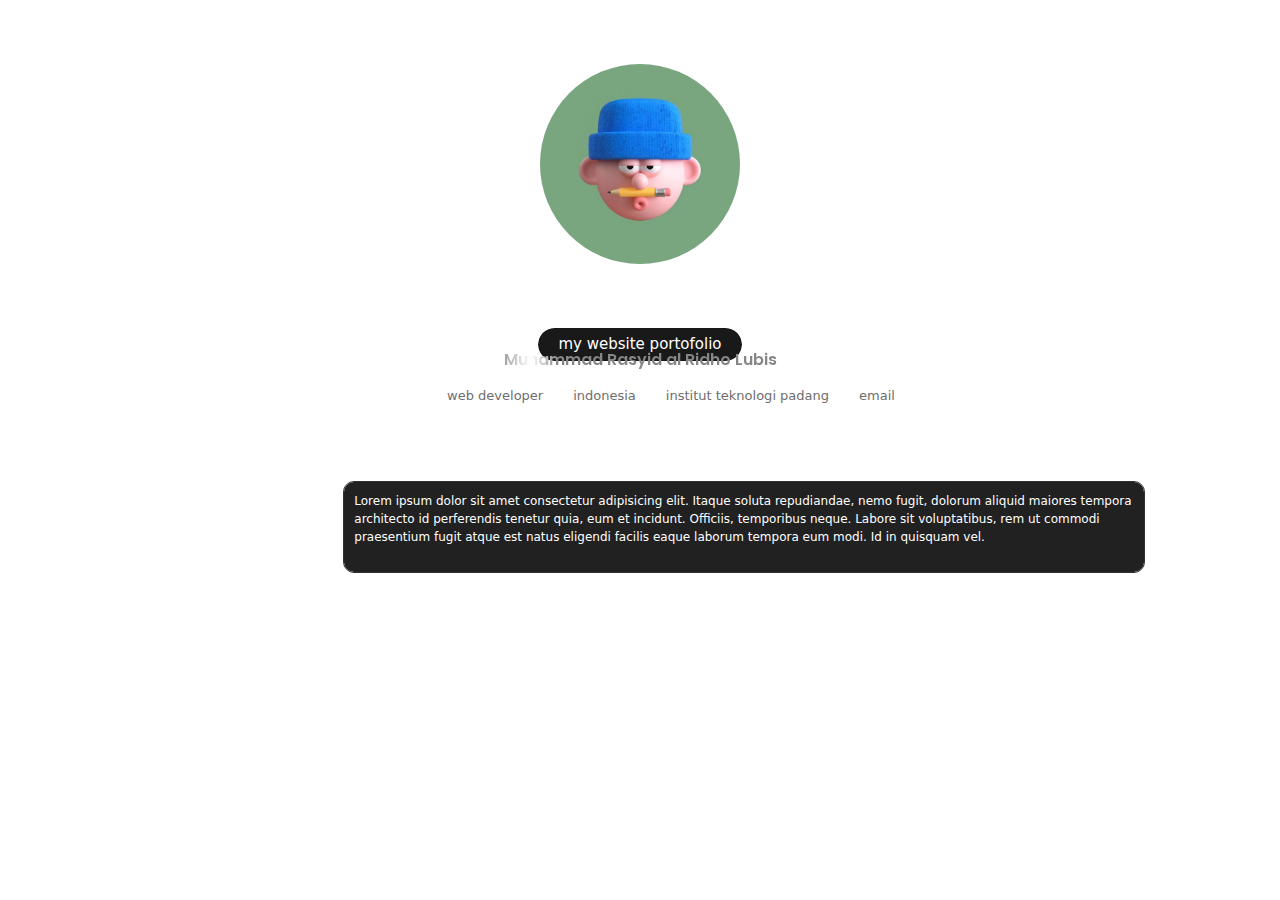
<file: index.html>
<!DOCTYPE html>
<html lang="en">
  <head>
    <meta charset="UTF-8" />
    <meta name="viewport" content="width=device-width, initial-scale=1.0" />
    <title>Document</title>
    <link rel="preconnect" href="https://fonts.googleapis.com" />
    <link rel="preconnect" href="https://fonts.gstatic.com" crossorigin />
    <link
      href="https://fonts.googleapis.com/css2?family=Poppins:ital,wght@0,100;0,200;0,300;0,400;0,500;0,600;0,700;0,800;0,900;1,100;1,200;1,300;1,400;1,500;1,600;1,700;1,800;1,900&display=swap"
      rel="stylesheet"
    />
    <link rel="stylesheet" href="style.css" />
    <link href="https://cdn.jsdelivr.net/npm/bootstrap@5.3.0-alpha1/dist/css/bootstrap.min.css" rel="stylesheet">
    <link href="https://cdnjs.cloudflare.com/ajax/libs/font-awesome/5.15.4/css/all.min.css" rel="stylesheet" integrity="sha512-DplJZzdu9LWjP0uA7XXR2b/qvmURvS6ZQWhJ+L5k4fXW/4+UOQ2lxI9kVcc+fqsmJ2yxG2cVS+htE6HPN1YdHA==" crossorigin="anonymous" />

<link rel="stylesheet" href="https://cdnjs.cloudflare.com/ajax/libs/font-awesome/5.15.4/css/all.min.css" integrity="sha512-DplJZzdu9LWjP0uA7XXR2b/qvmURvS6ZQWhJ+L5k4fXW/4+UOQ2lxI9kVcc+fqsmJ2yxG2cVS+htE6HPN1YdHA==" crossorigin="anonymous" />  
</head>
  <body>
    <section class="profil">
        <img src="profil.jpg" alt="">
        <h4>Muhammad Rasyid al Ridho Lubis</h4>
        <div class="ket">
           <button>my website portofolio</button>
           <ul>
            <li>web developer</li>
            <li>indonesia</li>
            <li>institut teknologi padang</li>
            <li>email</li>
           </ul>
        </div>
    </section>
    <div class="about">about
        <div class="content">
            <P>Lorem ipsum dolor sit amet consectetur adipisicing elit. Itaque soluta repudiandae, nemo fugit, dolorum aliquid maiores tempora architecto id perferendis tenetur quia, eum et incidunt. Officiis, temporibus neque. Labore sit voluptatibus, rem ut commodi praesentium fugit atque est natus eligendi facilis eaque laborum tempora eum modi. Id in quisquam vel.</P>
        </div>
    </div>
    <div class="project">project
        <div class="content-project">
        
        </div>
    </div>
    <script src="https://cdn.jsdelivr.net/npm/@popperjs/core@2.11.8/dist/umd/popper.min.js" integrity="sha384-I7E8VVD/ismYTF4hNIPjVp/Zjvgyol6VFvRkX/vR+Vc4jQkC+hVqc2pM8ODewa9r" crossorigin="anonymous"></script>
<script src="https://cdn.jsdelivr.net/npm/bootstrap@5.3.3/dist/js/bootstrap.min.js" integrity="sha384-0pUGZvbkm6XF6gxjEnlmuGrJXVbNuzT9qBBavbLwCsOGabYfZo0T0to5eqruptLy" crossorigin="anonymous"></script>
  </body>
</html>
</file>
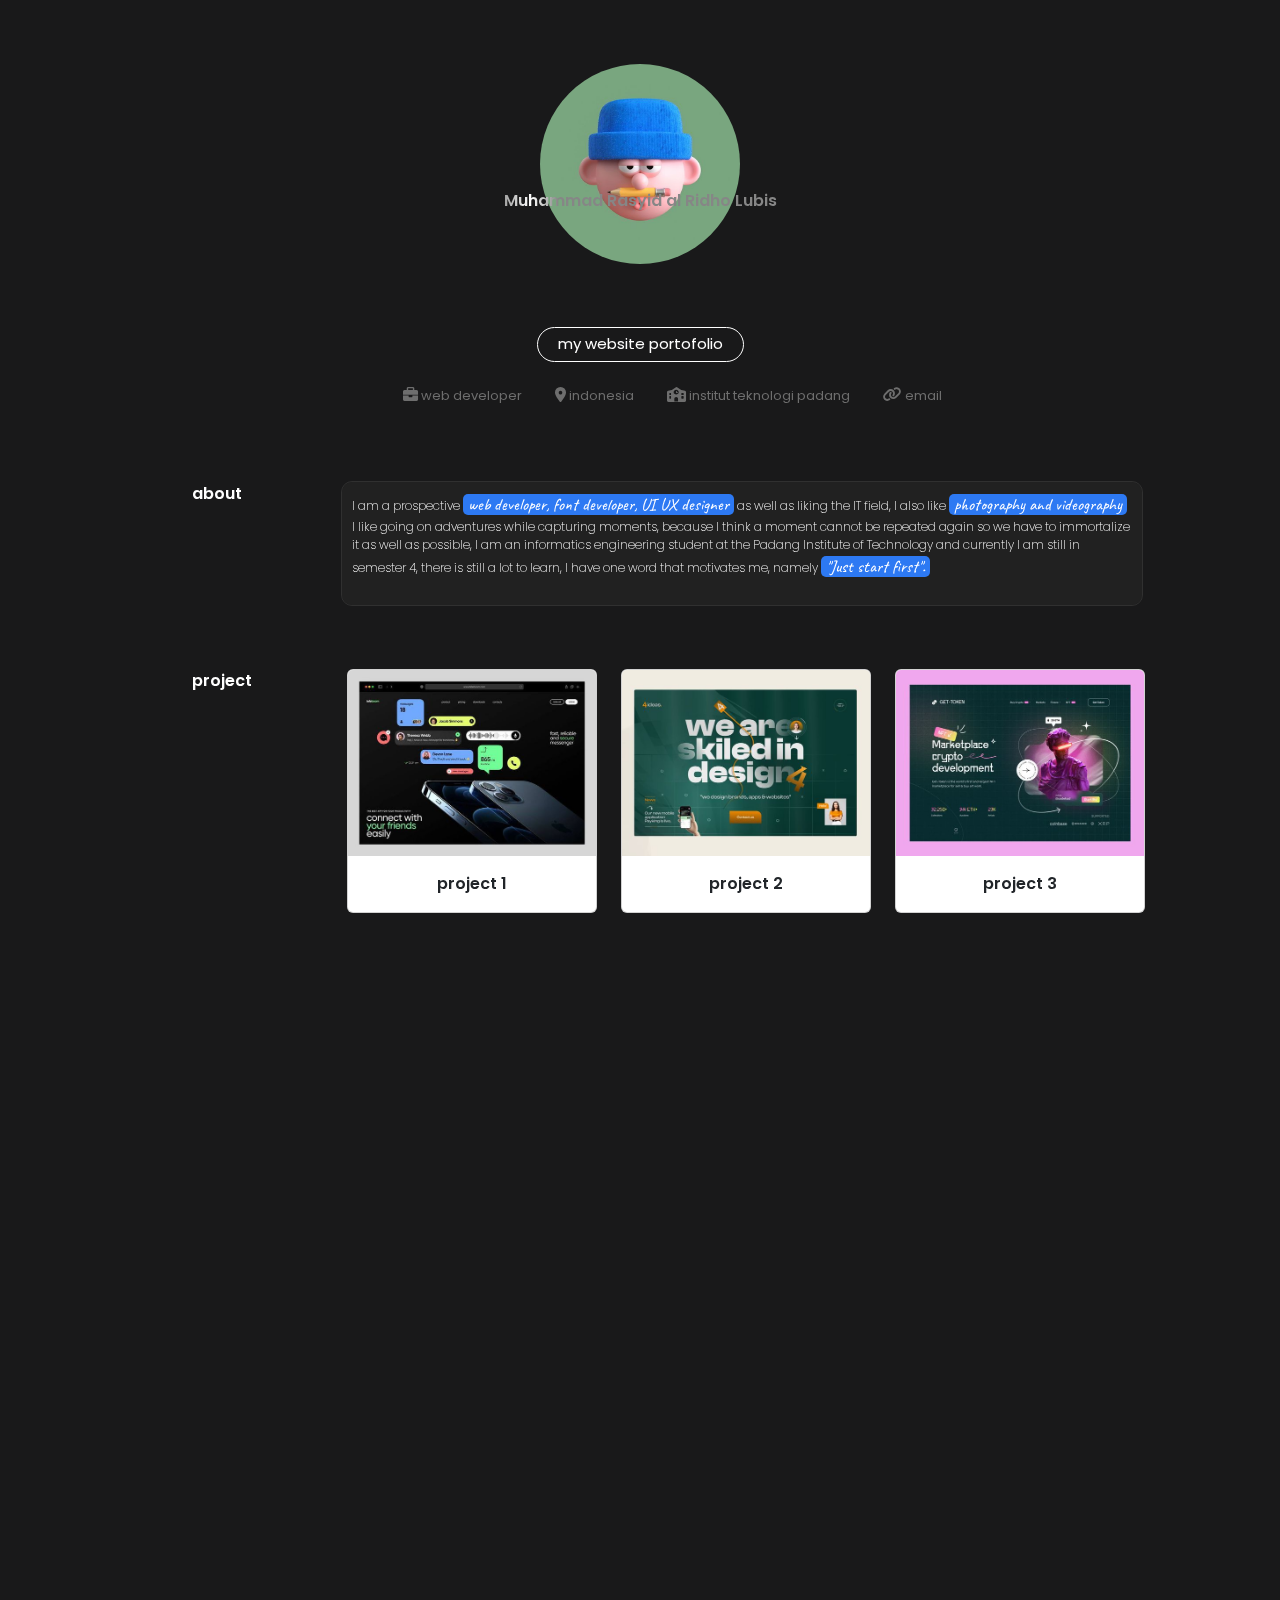
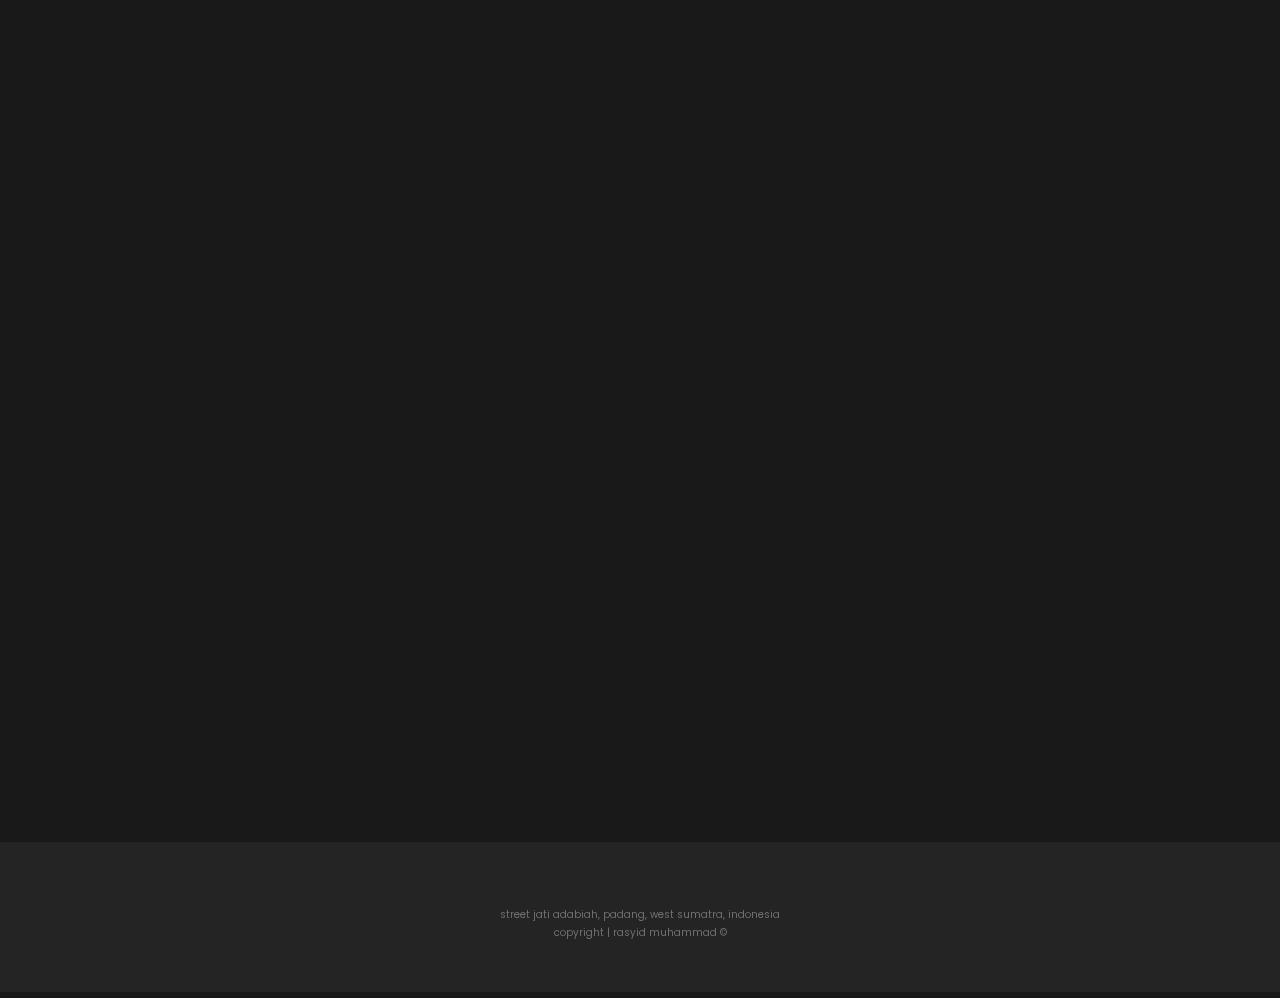
<file: benar.html>
<!DOCTYPE html>
<html lang="en">
  <head>
    <meta charset="utf-8" />
    <meta name="viewport" content="width=device-width, initial-scale=1" />
    <title>Bootstrap demo</title>
    <link
      href="https://cdn.jsdelivr.net/npm/bootstrap@5.3.3/dist/css/bootstrap.min.css"
      rel="stylesheet"
      integrity="sha384-QWTKZyjpPEjISv5WaRU9OFeRpok6YctnYmDr5pNlyT2bRjXh0JMhjY6hW+ALEwIH"
      crossorigin="anonymous"
    />
    <link rel="preconnect" href="https://fonts.googleapis.com">
<link rel="preconnect" href="https://fonts.gstatic.com" crossorigin>
<link href="https://fonts.googleapis.com/css2?family=Caveat:wght@400..700&display=swap" rel="stylesheet">
    <!-- aos -->
    <link rel="stylesheet" href="https://unpkg.com/aos@next/dist/aos.css" />
    <link
      href="https://fonts.googleapis.com/css2?family=Poppins:ital,wght@0,100;0,200;0,300;0,400;0,500;0,600;0,700;0,800;0,900;1,100;1,200;1,300;1,400;1,500;1,600;1,700;1,800;1,900&display=swap"
      rel="stylesheet"
    />
    <link rel="stylesheet" href="https://cdnjs.cloudflare.com/ajax/libs/font-awesome/6.0.0-beta3/css/all.min.css">
    <link rel="stylesheet" href="style.css">
  </head>
  <body>
    <section class="profil" data-aos="fade-down" data-aos-duration="1000">
        <img src="profil.jpg" alt="">
        <h4>Muhammad Rasyid al Ridho Lubis</h4>
        <div class="ket">
           <button>my website portofolio</button>
           <ul>
            <li><i class="fa-solid fa-briefcase"></i>web developer</li>
            <li><i class="fa-solid fa-location-dot"></i>indonesia</li>
            <li><i class="fa-solid fa-school"></i>institut teknologi padang</li>
            <li><i class="fa-solid fa-link"></i>email</li>
           </ul>
        </div>
    </section>
    <div class="about" data-aos="fade-up" data-aos-duration="1000">about 
        <div class="content">
            <P>I am a prospective <span>web developer, font developer, UI UX designer</span> as well as liking the IT field,
               I also like <span>photography and videography</span> </br>I like going on adventures while capturing moments, because 
               I think a moment cannot be repeated again so we have to immortalize it as well as possible, I am an 
               informatics engineering student at the Padang Institute of Technology and currently I am still in semester 4, 
               there is still a lot to learn, I have one word that motivates me, namely <span>"Just start first".</span> </P>
        </div>
    </div>
    <div class="project" data-aos="fade-up" data-aos-duration="1000">project
        <div class="row row-cols-1 row-cols-md-3 g-4">
            <div class="col">
              <div class="card">
                <img src="project1.jpg" class="card-img-top" alt="...">
                <div class="card-body">
                  
                  <p class="card-text">project 1</p>
                </div>
              </div>
            </div>
            <div class="col">
              <div class="card">
                <img src="project2.jpg" class="card-img-top" alt="...">
                <div class="card-body">
                  
                  <p class="card-text">project 2</p>
                </div>
              </div>
            </div>
            <div class="col">
              <div class="card">
                <img src="project3.jpg" class="card-img-top" alt="...">
                <div class="card-body">
                  <p class="card-text">project 3</p>
                </div>
              </div>
            </div>
          </div>  
        </div>
    </div>
    <!-- galery -->
    <div class="project" data-aos="fade-up" data-aos-duration="1000">Galery
      <div class="row row-cols-2 row-cols-md-3 g-4">
          <div class="col">
            <div class="card">
              <img src="galery1.jpg" class="card-img-top" alt="...">
            </div>
          </div>
          <div class="col">
            <div class="card">
              <img src="galery2.jpg" class="card-img-top" alt="...">
            </div>
          </div>
          <div class="col">
            <div class="card">
              <img src="galery3.jpg" class="card-img-top" alt="...">
            </div>
          </div>
 
          </div>
        </div>  
      </div>
      
  </div>
    <div class="experience" data-aos="fade-up" data-aos-duration="1000"><p>experience</p>
        <div class="experience-education">
            <ul>Education
                <li>institut teknologi padang</li>
            </ul>
        </div>
    </div>
    <div class="experience-work" data-aos="fade-up" data-aos-duration="1000">
      <ul>work
          <li>Freelance Graphic Designer
            <p>2020-2023</p>
          </li>
          <li>Photographer
            <p>2021-2022</p>
          </li>
          <li>Video editor
            <p>2022-now</p>
          </li>
          <li>scroll tiktok
            <p>every day</p>
          </li>
      </ul>
  </div>
    <div class="skill" data-aos="fade-up" data-aos-duration="1000">skill
        <div class="skill-content">
            <ul>
                <li>Figma</li>
                <div class="container">
                  <div class="skills ui">80%</div>
                </div>
                
                <li>HTML</li>
                <div class="container">
                  <div class="skills makan">70%</div>
                </div>
                <li>CSS</li>
                <div class="container">
                  <div class="skills turu">70%</div>
                </div>
                <li>Javascript</li>
                <div class="container">
                  <div class="skills makanlagi">50%</div>
                </div>
            </ul>
        </div>
    </div>
    <div class="contact" data-aos="fade-up" data-aos-duration="1000">contact
        <div class="contact-content">
            <form class="form">
                <div class="flex-column">
                  <label>Email </label></div>
                  <div class="inputForm">
                    
                    <input type="text" class="input" placeholder="Enter your Email">
                  </div>
                
                <div class="flex-column">
                  <label>message </label></div>
                  <div class="inputForm">
                   
                    <input type="text" class="input" placeholder="Enter your message">
                  </div>
                  <button class="button" style="--clr: #004dac;">
                    <span class="button-decor"></span>
                    <div class="button-content">
                        <div class="button__icon">
                            <svg viewBox="0 0 50 50" fill="white" xmlns="http://www.w3.org/2000/svg" width="24" height="24">
                                <circle opacity="0.5" cx="25" cy="25" r="23" fill="url(#icon-payments-cat_svg__paint0_linear_1141_21101)"></circle>
                                <mask id="icon-payments-cat_svg__a" fill="#fff">
                                    <path fill-rule="evenodd" clip-rule="evenodd" d="M34.42 15.93c.382-1.145-.706-2.234-1.851-1.852l-18.568 6.189c-1.186.395-1.362 2-.29 2.644l5.12 3.072a1.464 1.464 0 001.733-.167l5.394-4.854a1.464 1.464 0 011.958 2.177l-5.154 4.638a1.464 1.464 0 00-.276 1.841l3.101 5.17c.644 1.072 2.25.896 2.645-.29L34.42 15.93z">
                                    </path>
                                </mask>
                                <path fill-rule="evenodd" clip-rule="evenodd" d="M34.42 15.93c.382-1.145-.706-2.234-1.851-1.852l-18.568 6.189c-1.186.395-1.362 2-.29 2.644l5.12 3.072a1.464 1.464 0 001.733-.167l5.394-4.854a1.464 1.464 0 011.958 2.177l-5.154 4.638a1.464 1.464 0 00-.276 1.841l3.101 5.17c.644 1.072 2.25.896 2.645-.29L34.42 15.93z" fill="#fff"></path>
                                <path d="M25.958 20.962l-1.47-1.632 1.47 1.632zm2.067.109l-1.632 1.469 1.632-1.469zm-.109 2.068l-1.469-1.633 1.47 1.633zm-5.154 4.638l-1.469-1.632 1.469 1.632zm-.276 1.841l-1.883 1.13 1.883-1.13zM34.42 15.93l-2.084-.695 2.084.695zm-19.725 6.42l18.568-6.189-1.39-4.167-18.567 6.19 1.389 4.166zm5.265 1.75l-5.12-3.072-2.26 3.766 5.12 3.072 2.26-3.766zm2.072 3.348l5.394-4.854-2.938-3.264-5.394 4.854 2.938 3.264zm5.394-4.854a.732.732 0 01-1.034-.054l3.265-2.938a3.66 3.66 0 00-5.17-.272l2.939 3.265zm-1.034-.054a.732.732 0 01.054-1.034l2.938 3.265a3.66 3.66 0 00.273-5.169l-3.265 2.938zm.054-1.034l-5.154 4.639 2.938 3.264 5.154-4.638-2.938-3.265zm1.023 12.152l-3.101-5.17-3.766 2.26 3.101 5.17 3.766-2.26zm4.867-18.423l-6.189 18.568 4.167 1.389 6.19-18.568-4.168-1.389zm-8.633 20.682c1.61 2.682 5.622 2.241 6.611-.725l-4.167-1.39a.732.732 0 011.322-.144l-3.766 2.26zm-6.003-8.05a3.66 3.66 0 004.332-.419l-2.938-3.264a.732.732 0 01.866-.084l-2.26 3.766zm3.592-1.722a3.66 3.66 0 00-.69 4.603l3.766-2.26c.18.301.122.687-.138.921l-2.938-3.264zm11.97-9.984a.732.732 0 01-.925-.926l4.166 1.389c.954-2.861-1.768-5.583-4.63-4.63l1.39 4.167zm-19.956 2.022c-2.967.99-3.407 5.003-.726 6.611l2.26-3.766a.732.732 0 01-.145 1.322l-1.39-4.167z" fill="#fff" mask="url(#icon-payments-cat_svg__a)"></path>
                                <defs>
                                    <linearGradient id="icon-payments-cat_svg__paint0_linear_1141_21101" x1="25" y1="2" x2="25" y2="48" gradientUnits="userSpaceOnUse">
                                        <stop stop-color="#fff" stop-opacity="0.71"></stop>
                                        <stop offset="1" stop-color="#fff" stop-opacity="0"></stop>
                                    </linearGradient>
                                </defs>
                            </svg>
                        </div>
                        <span class="button__text">send</span>
                    </div>
                </button>
                
        </div>
</div>
       <footer >
        <div class="sosial-media" data-aos="fade-up" data-aos-duration="1000">
          <span>sosial media</span>  
           
              <a href="https://www.instagram.com/rsyd.mhmmd/" class="buttton" target="_blank"><i class="fa-brands fa-instagram"></i></a>
              <a href="https://www.linkedin.com/in/rasyid-muhammad-a79369273/" class="buttton" target="_blank" ><i class="fa-brands fa-linkedin-in"></i></i></a>
              <a href="https://mail.google.com/mail/u/0/#inbox" class="buttton" target="_blank"><i class="fa-regular fa-envelope"></i></i></a>
              <a href="https://github.com/rasyidMuhammad12" class="buttton" target="_blank"><i class="fa-brands fa-github"></i></i></a>
              <a href="https://github.com/rasyidMuhammad12" class="buttton" target="_blank"><i class="fa-brands fa-whatsapp"></i></i></a>
              
    
        </div>
        <small >street jati adabiah, padang, west sumatra, indonesia</small></br>
        <small>copyright | rasyid muhammad &copy</small>
       </footer>
    <script
      src="https://cdn.jsdelivr.net/npm/bootstrap@5.3.3/dist/js/bootstrap.bundle.min.js"
      integrity="sha384-YvpcrYf0tY3lHB60NNkmXc5s9fDVZLESaAA55NDzOxhy9GkcIdslK1eN7N6jIeHz"
      crossorigin="anonymous"
    ></script>
    <script src="https://unpkg.com/aos@next/dist/aos.js"></script>
    <script>
      AOS.init();
    </script>
  </body>
</html>
</file>
<file: style.css>
body {
  font-family: "poppins";
  background-color: rgb(25, 25, 26);
  align-items: center;
}
section {
  margin-top: 5%;
  text-align: center;
  align-items: center;
}
section img {
  width: 200px;
  height: 200px;
  border-radius: 50%;
}
section h4 {
  position: absolute;
  top: 40%;
  left: 50%;
  transform: translate(-50%, -50%);

  color: #fff;
  background: linear-gradient(to right, #9f9f9f 0, #fff 10%, #868686 20%);
  background-position: 0;
  -webkit-background-clip: text;
  -webkit-text-fill-color: transparent;
  animation: shine 3s infinite linear;
  animation-fill-mode: forwards;
  -webkit-text-size-adjust: none;
  font-weight: 600;
  font-size: 16px;
  text-decoration: none;
  white-space: nowrap;
  font-family: "Poppins", sans-serif;
}
@-moz-keyframes shine {
  0% {
    background-position: 0;
  }
  60% {
    background-position: 180px;
  }
  100% {
    background-position: 180px;
  }
}
@-webkit-keyframes shine {
  0% {
    background-position: 0;
  }
  60% {
    background-position: 180px;
  }
  100% {
    background-position: 180px;
  }
}
@-o-keyframes shine {
  0% {
    background-position: 0;
  }
  60% {
    background-position: 180px;
  }
  100% {
    background-position: 180px;
  }
}
@keyframes shine {
  0% {
    background-position: 0;
  }
  60% {
    background-position: 180px;
  }
  100% {
    background-position: 180px;
  }
}

section button {
  padding: 5px 20px 5px 20px;
  background-color: rgb(25, 25, 26);
  border: none;
  color: white;
  outline: 1px solid;
  border-radius: 50px;
  margin-top: 5%;
  font-size: 15px;
}
.ket ul {
  margin-top: 2%;
  display: flex;
  justify-content: center;
  color: rgb(110, 110, 110);
}
.ket ul li {
  list-style-type: none;
  padding-left: 30px;
  font-size: 13px;
  display: flex;
  text-align: center;
}
.ket i {
  color: rgb(110, 110, 110);
  display: flex;
  font-size: 15px;
  padding: 1px 3px 1px 3px;
}
.about {
  color: white;
  text-align: left;
  font-weight: 600;
  display: flex;
  margin-top: 6%;
  margin-left: 15%;
}
.about .content {
  width: 800px;
  height: fit-content;
  background-color: rgb(33, 33, 33);
  padding: 10px;
  margin-left: 100px;
  border-radius: 10px;
  outline: 1px solid rgb(48, 48, 48);
}
.about .content p {
  font-size: 12px;
  font-weight: 200;
}
.about .content p span {
  background-color: #2d79f3;
  padding-left: 5px;
  padding-right: 5px;
  font-family: "Caveat", cursive;
  font-size: 17px;
  border-radius: 5px;
}
.project {
  color: white;
  text-align: center;
  font-weight: 600;
  display: flex;
  margin-top: 5%;
  margin-left: 15%;
}
.galery {
  color: white;
  text-align: center;
  font-weight: 600;
  display: flex;
  margin-top: 5%;
  margin-left: 15%;
}
.card {
  width: 250px;
  margin-right: 0;
  position: relative;
  left: 95px;
}
.experience {
  color: white;
  text-align: center;
  font-weight: 600;
  display: flex;
  margin-top: 6%;
  margin-left: 15%;
}
.experience .experience-education {
  width: 800px;
  height: fit-content;
  background-color: rgb(33, 33, 33);
  padding: 10px;
  margin-left: 50px;
  border-radius: 10px;
  outline: 1px solid rgb(48, 48, 48);
}
.experience-education ul {
  font-weight: 500;
  text-align: left;
  font-size: 14;
}
.experience-education ul li {
  text-align: left;
  font-weight: 300;
  font-size: 13px;
}
.experience-work {
  width: 800px;
  height: fit-content;
  background-color: rgb(33, 33, 33);
  padding: 10px;
  margin-left: 255px;
  margin-top: 20px;
  position: relative;
  left: 100px;
  border-radius: 10px;
  outline: 1px solid rgb(48, 48, 48);
  align-items: center;
}
.experience-work ul {
  font-weight: 500;
  text-align: left;
  font-size: 14;
  color: white;
}
.experience-work ul li {
  text-align: left;
  font-weight: 500;
  font-size: 13px;
  color: white;
}
.experience-work ul li p {
  color: #868686;
  font-weight: 400;
}
.skill {
  color: white;
  text-align: center;
  font-weight: 600;
  display: flex;
  margin-top: 6%;
  margin-left: 15%;
}
.skill .skill-content {
  width: 800px;
  height: fit-content;
  background-color: rgb(33, 33, 33);
  padding: 10px;
  margin-left: 100px;
  border-radius: 10px;
  text-align: left;
  outline: 1px solid rgb(48, 48, 48);
}
.skill .skill-content ul li {
  text-align: left;
  font-weight: 300;
  font-size: 13px;
  padding-bottom: 3px;
}
.container {
  width: 100%;
  background-color: #ddd;
  border-radius: 50px;
  height: 17px;
}
.skills {
  text-align: right;
  height: fit-content;
  font-size: 13px;
  position: relative;
  
  color: white;
}

.ui {
  width: 80%;
  background-color: #b31313;
  padding-bottom: 17px;
  padding-right: 2%;
  margin-left: -12px;
  border-radius: 50px;
  height: 15px;
}
.makan {
  width: 70%;
  background-color: #df5e41;
  padding-bottom: 17px;
  padding-right: 2%;
  margin-left: -12px;
  border-radius: 50px;
  height: 15px;
}
.turu{
  width: 70%;
  background-color: #2d66bc;
  padding-bottom: 17px;
  padding-right: 2%;
  margin-left: -12px;
  border-radius: 50px;
  height: 15px;
}
.makanlagi{
  width: 50%;
  background-color: #e2b030;
  padding-bottom: 17px;
  padding-right: 2%;
  margin-left: -12px;
  border-radius: 50px;
  height: 15px;
}
.contact {
  color: white;
  text-align: center;
  font-weight: 600;
  display: flex;
  margin-top: 6%;
  margin-left: 15%;
}
.contact .contact-content {
  width: 800px;
  height: fit-content;
  background-color: rgb(33, 33, 33);
  padding: 10px;
  margin-left: 70px;
  border-radius: 10px;
  text-align: left;
  outline: 1px solid rgb(48, 48, 48);
  color: white;
  margin-bottom: 5%;
}
.form {
  display: flex;
  flex-direction: column;
  gap: 10px;
  color: white;
  padding: 30px;
  width: 780px;
  border-radius: 20px;
  background-color: white;
  font-family: -apple-system, BlinkMacSystemFont, "Segoe UI", Roboto, Oxygen, Ubuntu, Cantarell, "Open Sans", "Helvetica Neue", sans-serif;
}

::placeholder {
  font-family: -apple-system, BlinkMacSystemFont, "Segoe UI", Roboto, Oxygen, Ubuntu, Cantarell, "Open Sans", "Helvetica Neue", sans-serif;
}

.form button {
  align-self: flex-end;
}

.flex-column > label {
  color: rgb(30, 30, 30);
  font-weight: 600;
}

.inputForm {
  border: 1.5px solid #ecedec;
  border-radius: 10px;
  height: 50px;
  display: flex;
  align-items: center;
  padding-left: 10px;
  transition: 0.2s ease-in-out;
}

.input {
  margin-left: 10px;
  border-radius: 10px;
  border: none;
  width: 85%;
  height: 100%;
  background-color: transparent;
}

.input:focus {
  outline: none;
}

.inputForm:focus-within {
  border: 1.5px solid #2d79f3;
}
.inputForm svg {
  color: white;
}
.flex-row {
  display: flex;
  flex-direction: row;
  align-items: center;
  gap: 10px;
  justify-content: space-between;
}
.button {
  text-decoration: none;
  line-height: 1;
  border-radius: 1.5rem;
  overflow: hidden;
  position: relative;
  box-shadow: 10px 10px 20px rgba(0, 0, 0, 0.05);
  background-color: #fff;
  color: #121212;
  border: none;
  cursor: pointer;
}

.button-decor {
  position: absolute;
  inset: 0;
  background-color: var(--clr);
  transform: translateX(-100%);
  transition: transform 0.3s;
  z-index: 0;
}

.button-content {
  display: flex;
  align-items: center;
  font-weight: 600;
  position: relative;
  overflow: hidden;
}

.button__icon {
  width: 48px;
  height: 40px;
  background-color: var(--clr);
  display: grid;
  place-items: center;
  border-radius: 50px;
}

.button__text {
  display: inline-block;
  transition: color 0.2s;
  padding: 2px 1.5rem 2px;
  padding-left: 0.75rem;
  overflow: hidden;
  white-space: nowrap;
  text-overflow: ellipsis;
  max-width: 150px;
}

.button:hover .button__text {
  color: #fff;
}

.button:hover .button-decor {
  transform: translate(0);
}
footer {
  height: 150px;
  width: 100%;
  background-color: #242424;
  color: rgb(255, 255, 255);
  text-align: center;
  padding-top: 2%;
  font-size: 12px;
}
footer .sosial-media .buttton {
  padding-top: 12px;
  padding-left: 10px;
  padding-right: 10px;
  padding-bottom: 10px;
  text-align: center;
  border-radius: 50%;
  border: none;
  background-color: #313131;
  outline: 1px solid rgb(116, 116, 116);
  color: white;
  margin-left: 5px;
}
footer .sosial-media .buttton:hover {
  background-color: #fff;
  color: #242424;
  outline: #121212;
  transition: 0.5s;
}
footer small {
  position: relative;
  top: 13%;
  font-size: 10px;
  color: #707070;
}
footer .sosial-media i {
  font-size: 20px;
  text-align: center;
}
</file>
